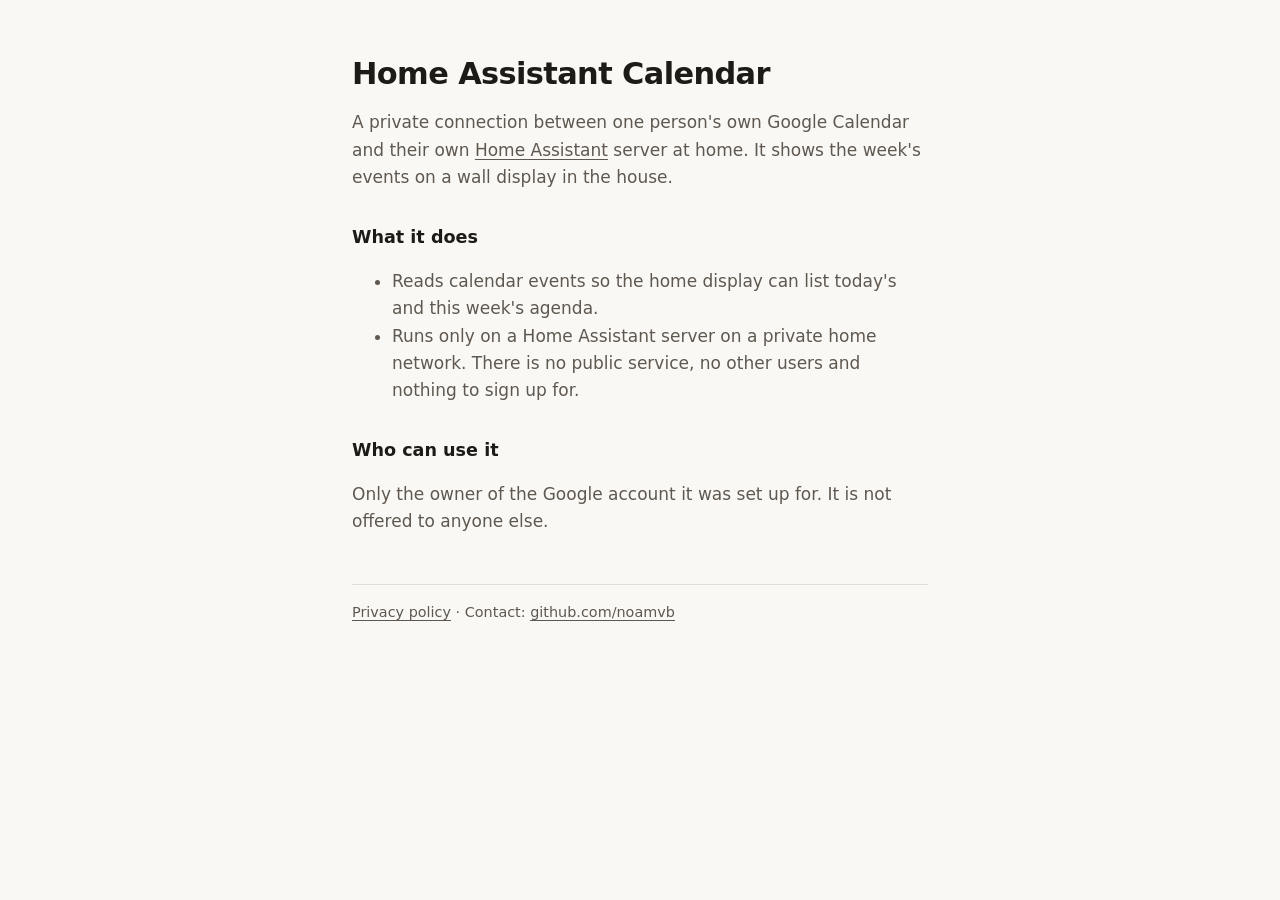
<file: index.html>
<!doctype html>
<html lang="en">
<head>
<meta charset="utf-8">
<meta name="viewport" content="width=device-width, initial-scale=1">
<title>Home Assistant Calendar</title>
<link rel="stylesheet" href="style.css">
</head>
<body>
<main>
<h1>Home Assistant Calendar</h1>
<p>A private connection between one person's own Google Calendar and their own
<a href="https://www.home-assistant.io/">Home Assistant</a> server at home. It shows the week's
events on a wall display in the house.</p>
<h2>What it does</h2>
<ul>
<li>Reads calendar events so the home display can list today's and this week's agenda.</li>
<li>Runs only on a Home Assistant server on a private home network. There is no public service, no other users and nothing to sign up for.</li>
</ul>
<h2>Who can use it</h2>
<p>Only the owner of the Google account it was set up for. It is not offered to anyone else.</p>
<footer><a href="privacy.html">Privacy policy</a> · Contact: <a href="https://github.com/noamvb">github.com/noamvb</a></footer>
</main>
</body>
</html>
</file>
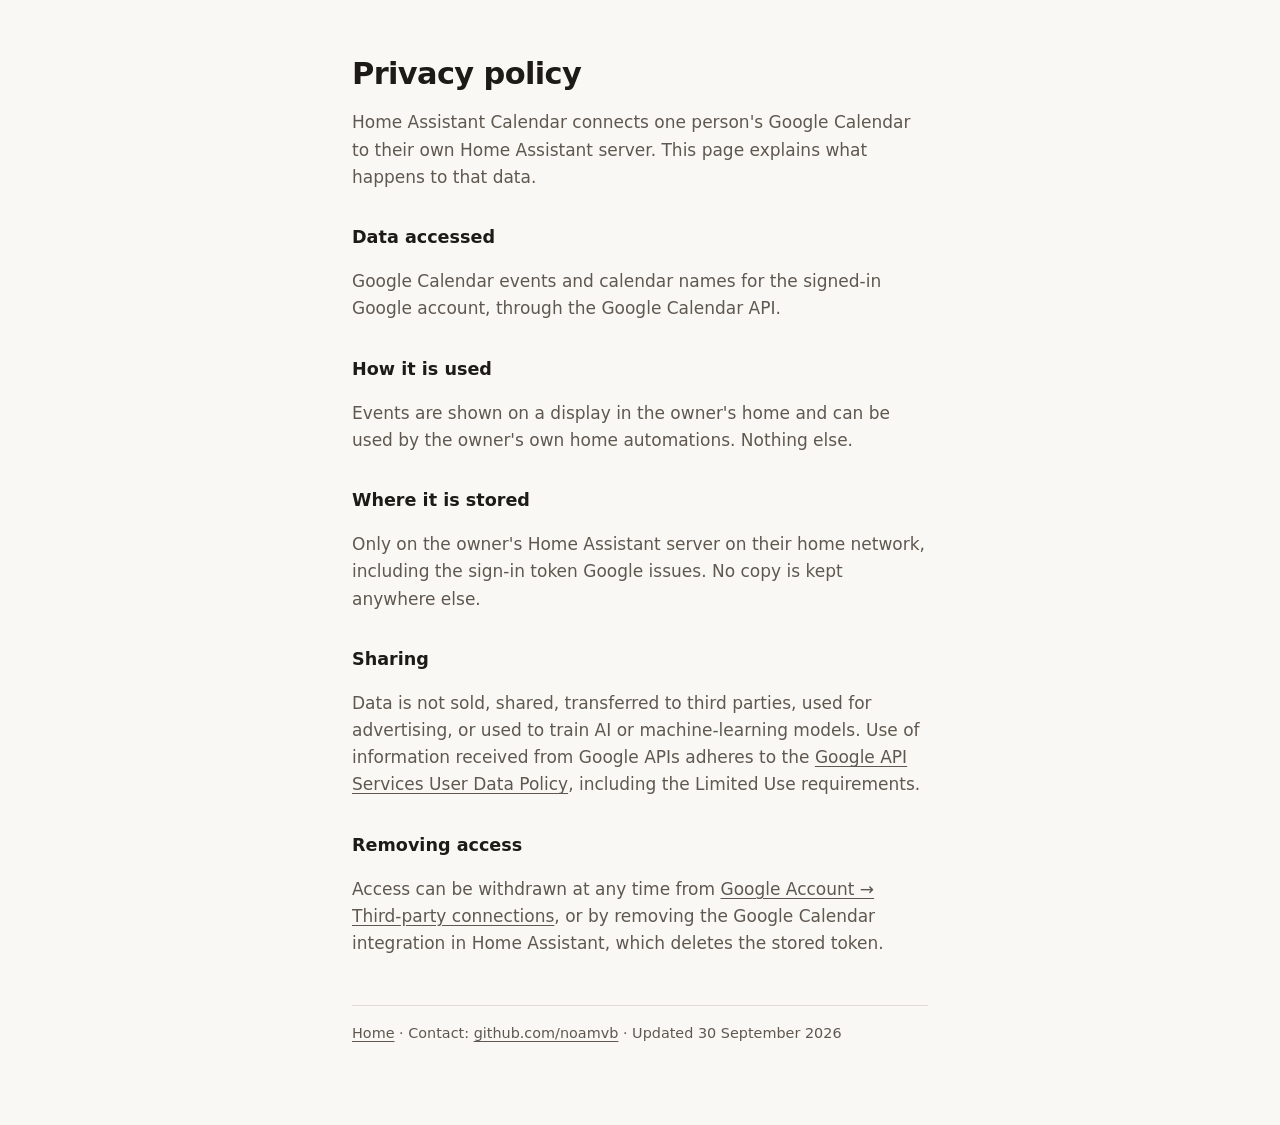
<file: privacy.html>
<!doctype html>
<html lang="en">
<head>
<meta charset="utf-8">
<meta name="viewport" content="width=device-width, initial-scale=1">
<title>Privacy policy · Home Assistant Calendar</title>
<link rel="stylesheet" href="style.css">
</head>
<body>
<main>
<h1>Privacy policy</h1>
<p>Home Assistant Calendar connects one person's Google Calendar to their own Home Assistant
server. This page explains what happens to that data.</p>
<h2>Data accessed</h2>
<p>Google Calendar events and calendar names for the signed-in Google account, through the
Google Calendar API.</p>
<h2>How it is used</h2>
<p>Events are shown on a display in the owner's home and can be used by the owner's own home
automations. Nothing else.</p>
<h2>Where it is stored</h2>
<p>Only on the owner's Home Assistant server on their home network, including the sign-in token
Google issues. No copy is kept anywhere else.</p>
<h2>Sharing</h2>
<p>Data is not sold, shared, transferred to third parties, used for advertising, or used to train
AI or machine-learning models. Use of information received from Google APIs adheres to the
<a href="https://developers.google.com/terms/api-services-user-data-policy">Google API Services User Data Policy</a>,
including the Limited Use requirements.</p>
<h2>Removing access</h2>
<p>Access can be withdrawn at any time from
<a href="https://myaccount.google.com/permissions">Google Account → Third-party connections</a>,
or by removing the Google Calendar integration in Home Assistant, which deletes the stored token.</p>
<footer><a href="./">Home</a> · Contact: <a href="https://github.com/noamvb">github.com/noamvb</a> · Updated 30 September 2026</footer>
</main>
</body>
</html>
</file>
<file: style.css>
:root { color-scheme: light dark; --bg: #faf8f4; --ink: #1d1b18; --muted: #5e5850; --line: #e2ddd4; }
@media (prefers-color-scheme: dark) { :root { --bg: #11100e; --ink: #ede8df; --muted: #a8a196; --line: #2b2925; } }
* { box-sizing: border-box; }
body { margin: 0; background: var(--bg); color: var(--ink); font: 17px/1.6 system-ui, -apple-system, "Segoe UI", sans-serif; }
main { max-width: 38rem; margin: 0 auto; padding: 56px 16px 80px; }
h1 { font-size: 1.9rem; line-height: 1.2; letter-spacing: -0.02em; margin: 0 0 8px; }
h2 { font-size: 1.1rem; margin: 32px 0 6px; }
p, li { color: var(--muted); }
strong { color: var(--ink); }
a { color: inherit; text-underline-offset: 3px; }
footer { margin-top: 48px; padding-top: 16px; border-top: 1px solid var(--line); font-size: 0.9rem; color: var(--muted); }
</file>
